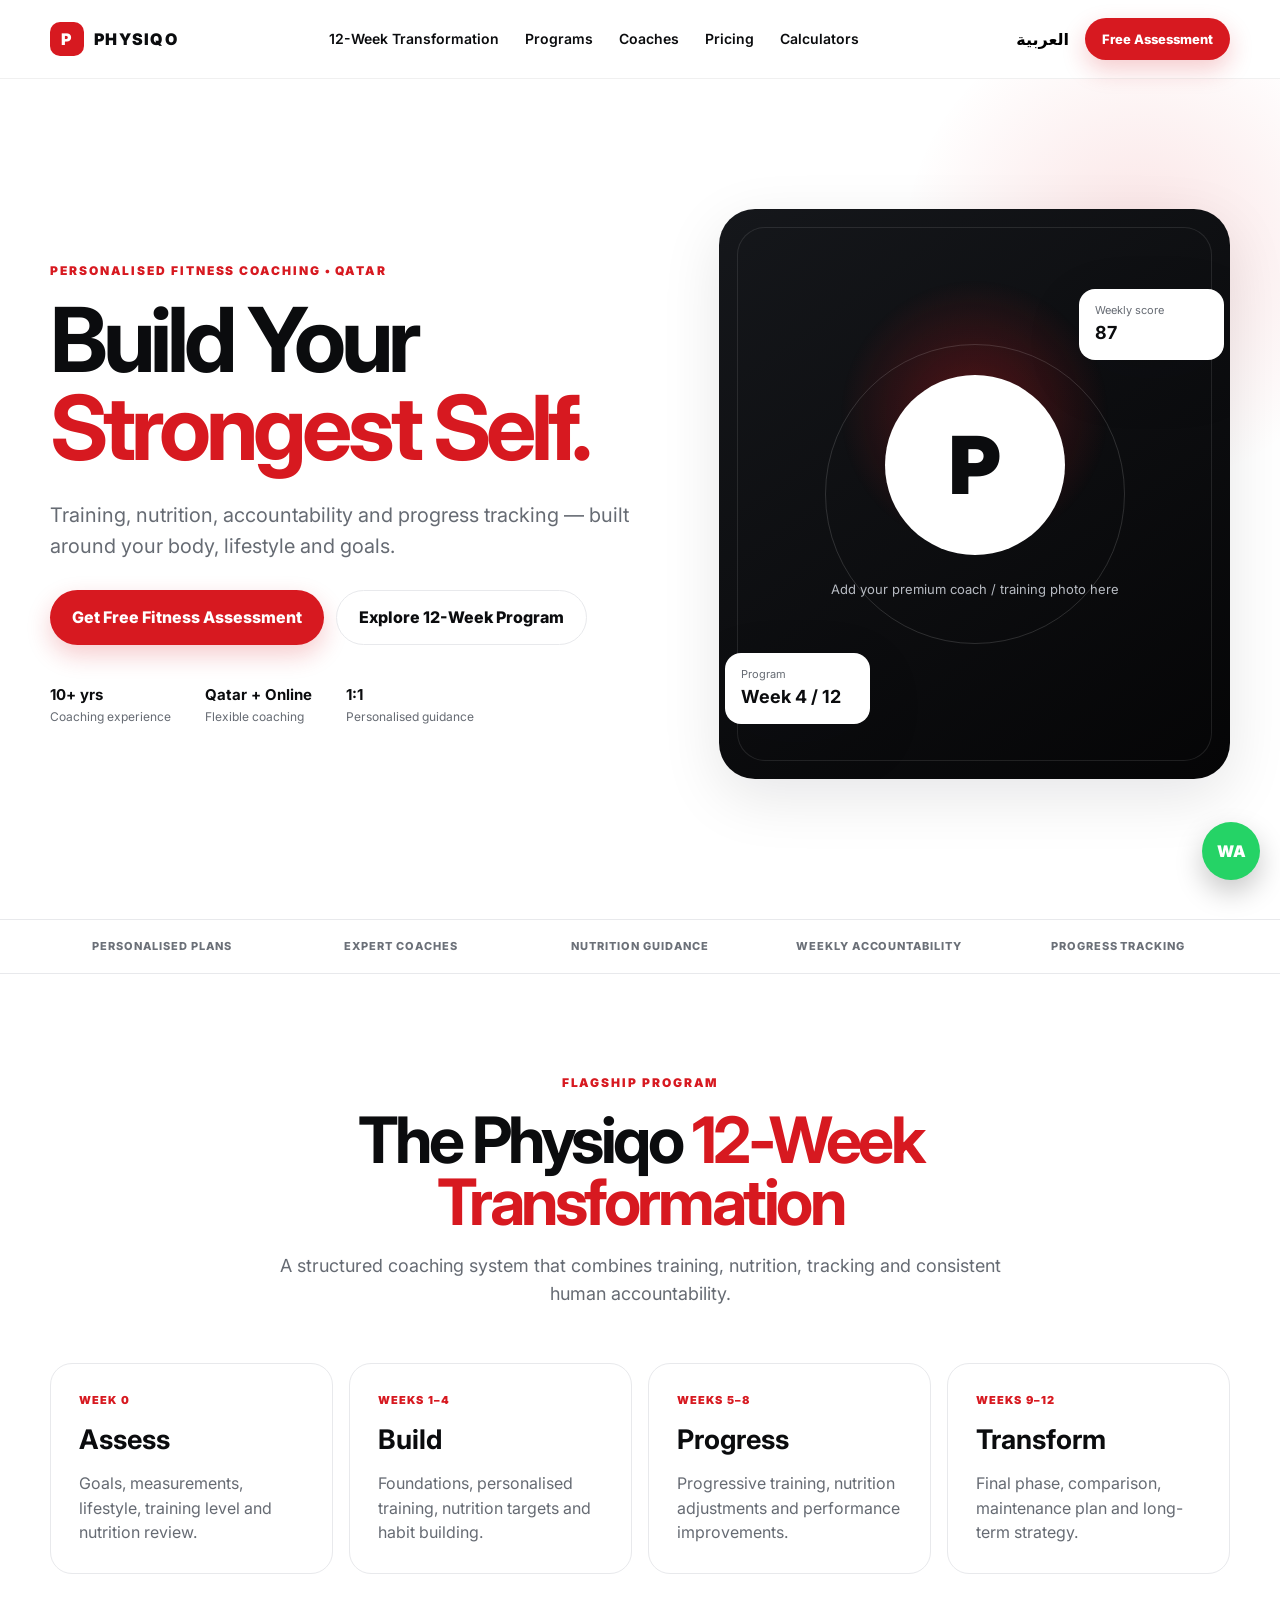
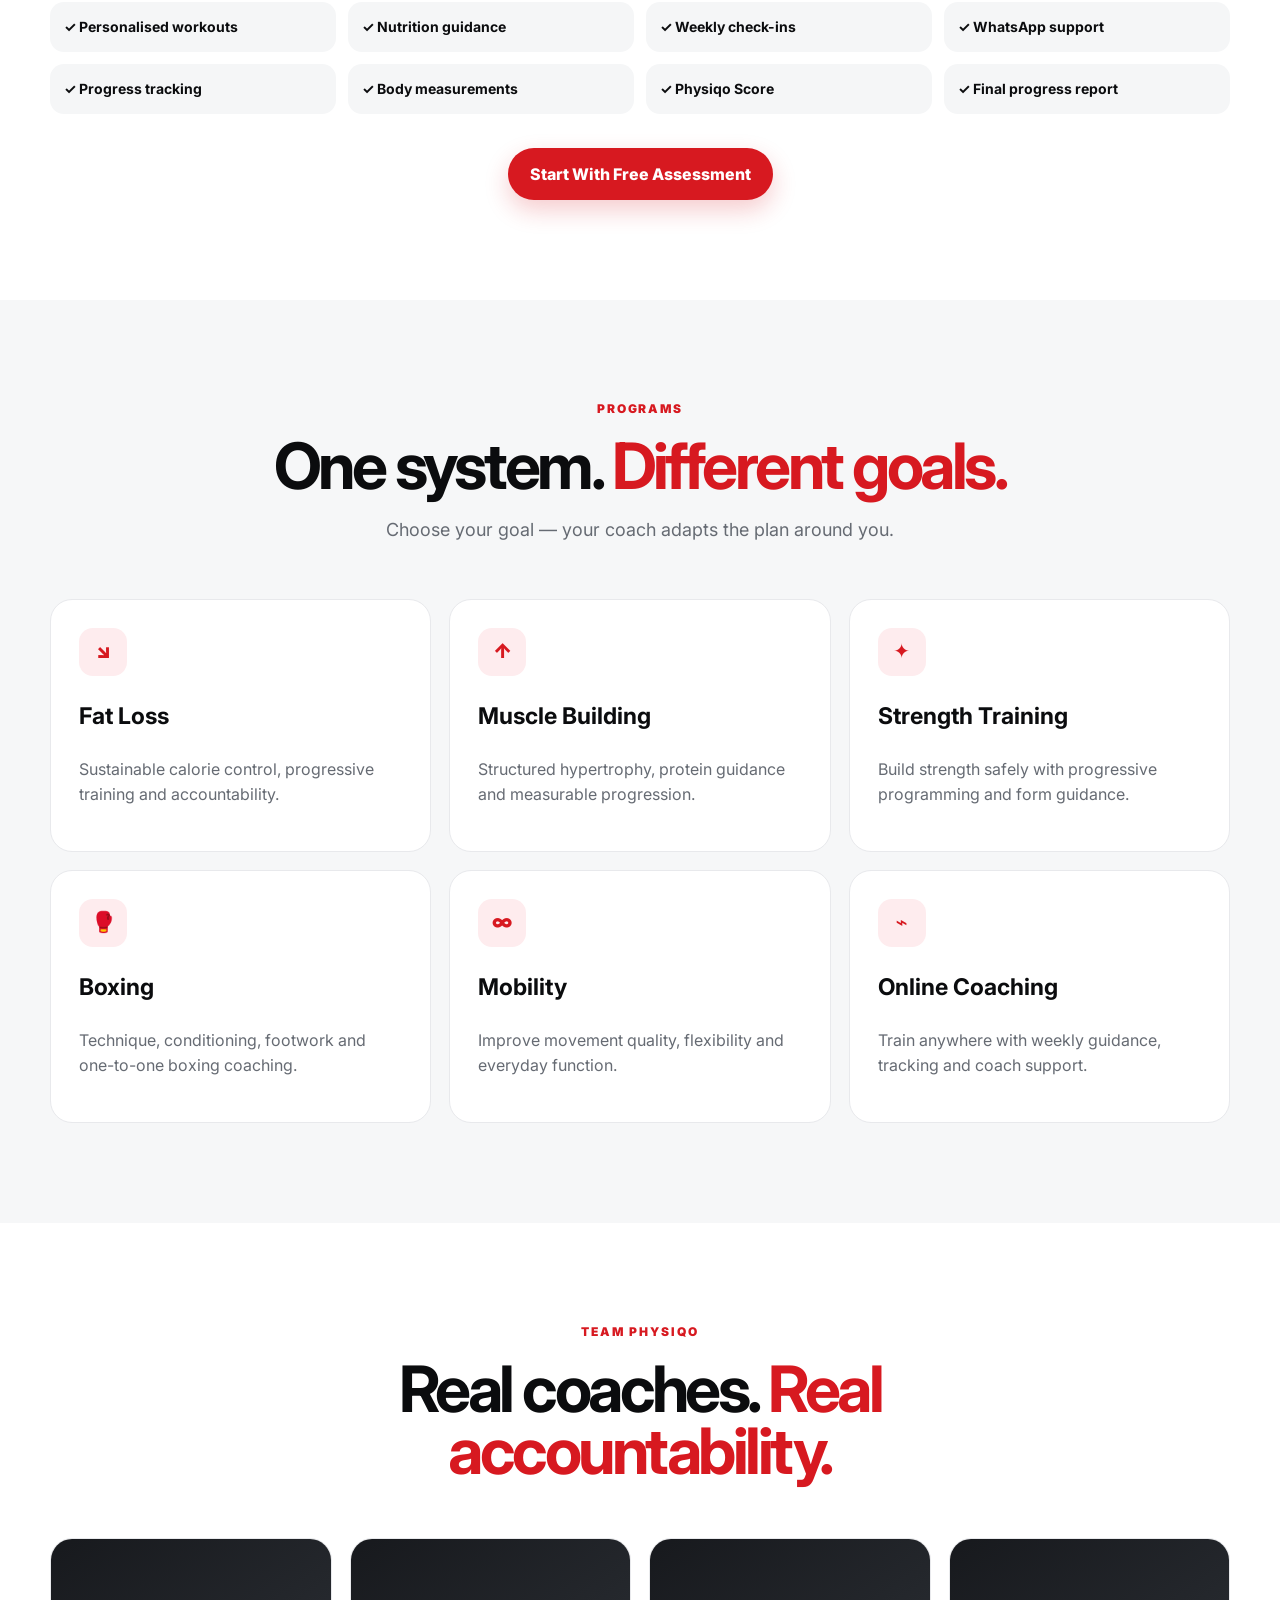
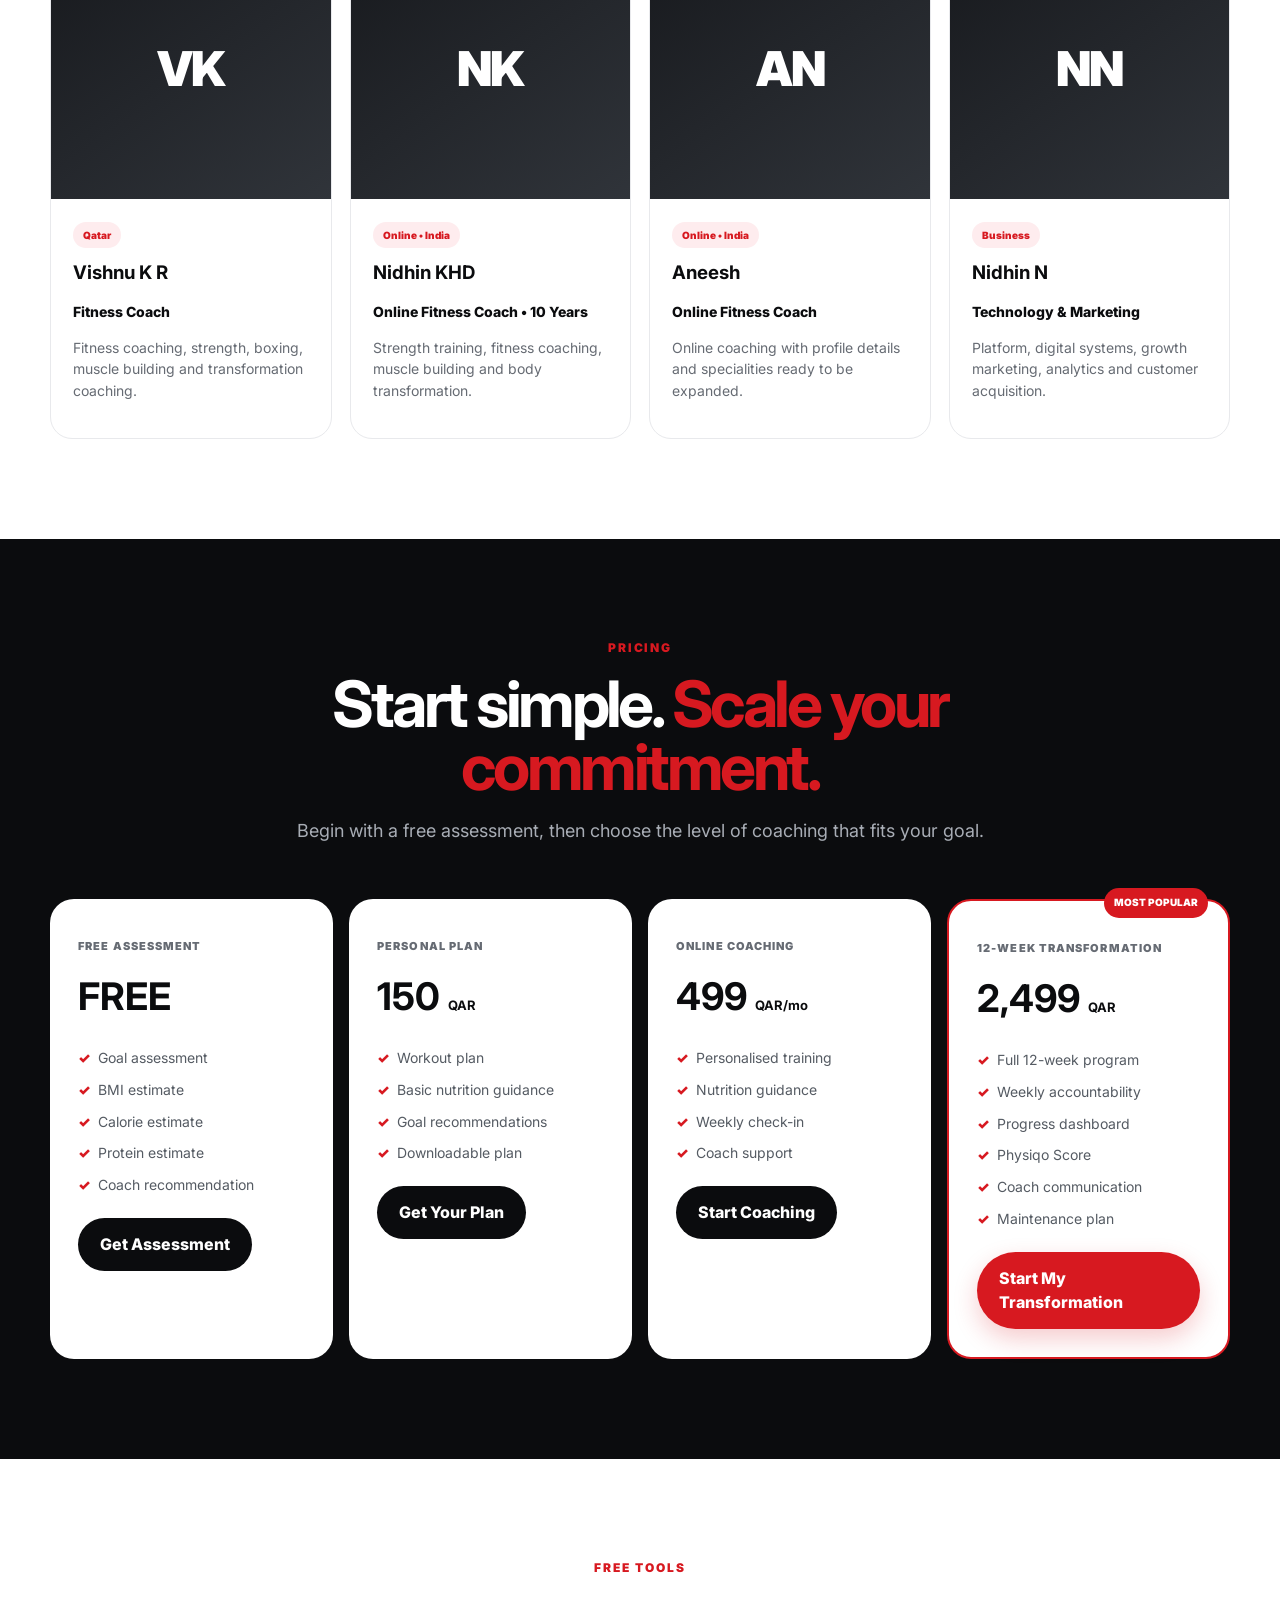
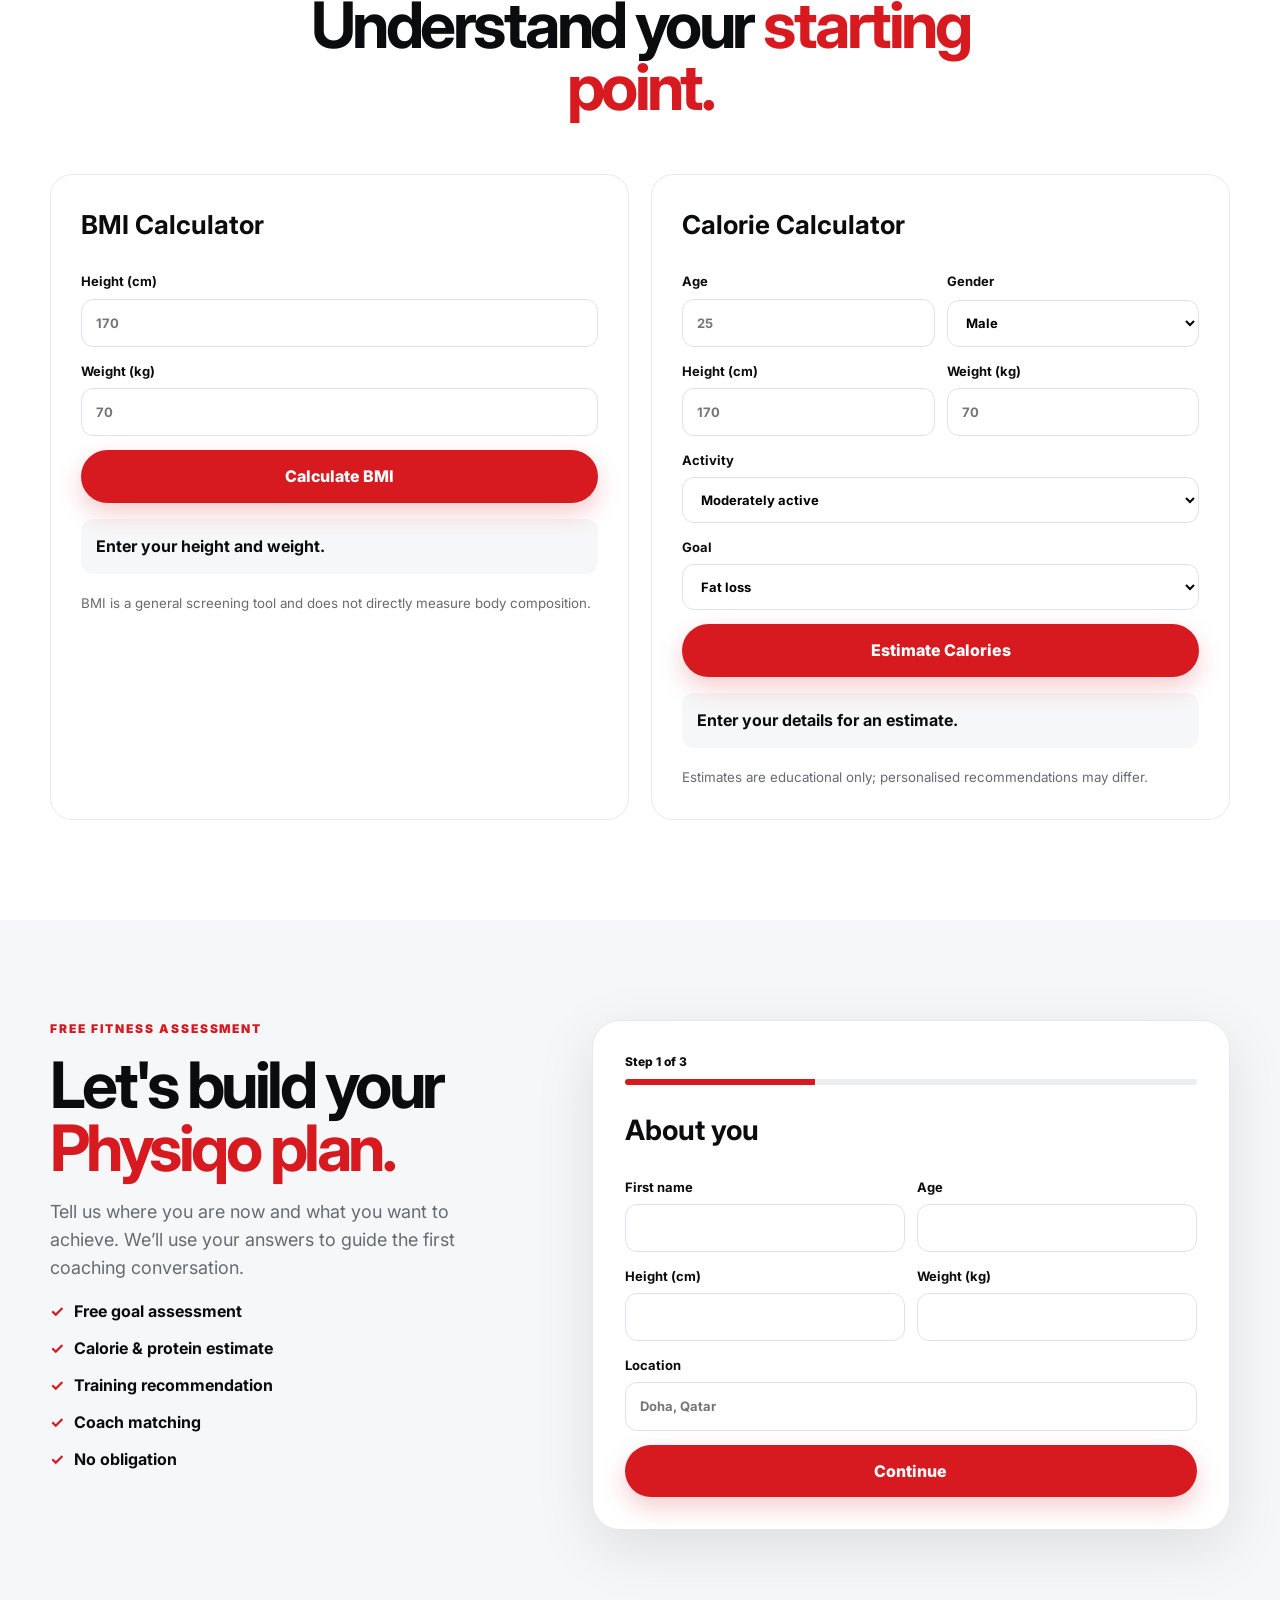
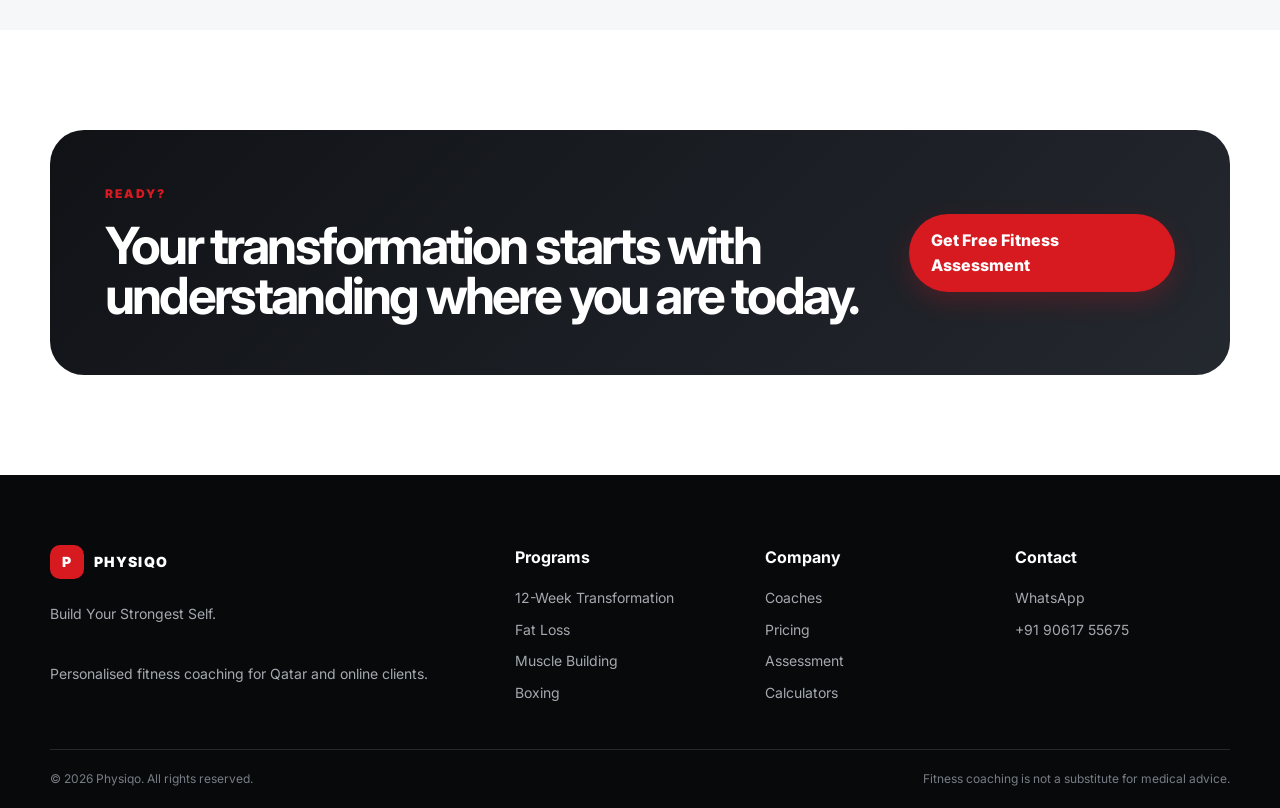
<file: physiqo/index.html>
<!doctype html>
<html lang="en" dir="ltr">
<head>
  <meta charset="utf-8" />
  <meta name="viewport" content="width=device-width, initial-scale=1" />
  <meta name="description" content="Physiqo — personalised fitness coaching in Qatar. Training, nutrition, accountability and progress tracking." />
  <title>Physiqo — Build Your Strongest Self</title>
  <link rel="preconnect" href="https://fonts.googleapis.com">
  <link rel="preconnect" href="https://fonts.gstatic.com" crossorigin>
  <link href="https://fonts.googleapis.com/css2?family=Inter:wght@400;500;600;700;800;900&display=swap" rel="stylesheet">
  <link rel="stylesheet" href="styles.css" />
</head>
<body>
  <header class="site-header" id="top">
    <div class="container nav-wrap">
      <a class="brand" href="#top" aria-label="Physiqo home">
        <span class="brand-mark">P</span><span>PHYSIQO</span>
      </a>
      <nav class="desktop-nav" aria-label="Primary navigation">
        <a href="#transformation">12-Week Transformation</a>
        <a href="#programs">Programs</a>
        <a href="#coaches">Coaches</a>
        <a href="#pricing">Pricing</a>
        <a href="#calculators">Calculators</a>
      </nav>
      <div class="nav-actions">
        <button class="lang-btn" id="langToggle" type="button">العربية</button>
        <a class="btn btn-primary btn-sm" href="#assessment">Free Assessment</a>
        <button class="menu-btn" id="menuBtn" aria-label="Open menu">☰</button>
      </div>
    </div>
    <div class="mobile-menu" id="mobileMenu">
      <a href="#transformation">12-Week Transformation</a>
      <a href="#programs">Programs</a>
      <a href="#coaches">Coaches</a>
      <a href="#pricing">Pricing</a>
      <a href="#calculators">Calculators</a>
      <a href="#assessment">Free Assessment</a>
    </div>
  </header>

  <main>
    <section class="hero section-pad">
      <div class="hero-glow"></div>
      <div class="container hero-grid">
        <div class="hero-copy reveal">
          <div class="eyebrow">PERSONALISED FITNESS COACHING • QATAR</div>
          <h1>Build Your<br><span>Strongest Self.</span></h1>
          <p class="lead">Training, nutrition, accountability and progress tracking — built around your body, lifestyle and goals.</p>
          <div class="hero-actions">
            <a class="btn btn-primary" href="#assessment">Get Free Fitness Assessment</a>
            <a class="btn btn-ghost" href="#transformation">Explore 12-Week Program</a>
          </div>
          <div class="trust-row">
            <div><strong>10+ yrs</strong><span>Coaching experience</span></div>
            <div><strong>Qatar + Online</strong><span>Flexible coaching</span></div>
            <div><strong>1:1</strong><span>Personalised guidance</span></div>
          </div>
        </div>
        <div class="hero-card reveal">
          <div class="hero-image-shell">
            <div class="hero-image-placeholder">
              <div class="pulse-ring"></div>
              <div class="figure">P</div>
              <p>Add your premium coach / training photo here</p>
            </div>
            <div class="floating-card fc1"><span>Weekly score</span><strong>87</strong></div>
            <div class="floating-card fc2"><span>Program</span><strong>Week 4 / 12</strong></div>
          </div>
        </div>
      </div>
    </section>

    <section class="logo-strip">
      <div class="container strip-grid">
        <span>PERSONALISED PLANS</span><span>EXPERT COACHES</span><span>NUTRITION GUIDANCE</span><span>WEEKLY ACCOUNTABILITY</span><span>PROGRESS TRACKING</span>
      </div>
    </section>

    <section class="section-pad" id="transformation">
      <div class="container">
        <div class="section-head reveal">
          <div class="eyebrow">FLAGSHIP PROGRAM</div>
          <h2>The Physiqo <span>12-Week Transformation</span></h2>
          <p>A structured coaching system that combines training, nutrition, tracking and consistent human accountability.</p>
        </div>
        <div class="timeline-grid">
          <article class="timeline-card reveal"><div class="week">WEEK 0</div><h3>Assess</h3><p>Goals, measurements, lifestyle, training level and nutrition review.</p></article>
          <article class="timeline-card reveal"><div class="week">WEEKS 1–4</div><h3>Build</h3><p>Foundations, personalised training, nutrition targets and habit building.</p></article>
          <article class="timeline-card reveal"><div class="week">WEEKS 5–8</div><h3>Progress</h3><p>Progressive training, nutrition adjustments and performance improvements.</p></article>
          <article class="timeline-card reveal"><div class="week">WEEKS 9–12</div><h3>Transform</h3><p>Final phase, comparison, maintenance plan and long-term strategy.</p></article>
        </div>
        <div class="feature-grid">
          <div>✓ Personalised workouts</div><div>✓ Nutrition guidance</div><div>✓ Weekly check-ins</div><div>✓ WhatsApp support</div>
          <div>✓ Progress tracking</div><div>✓ Body measurements</div><div>✓ Physiqo Score</div><div>✓ Final progress report</div>
        </div>
        <div class="center"><a class="btn btn-primary" href="#assessment">Start With Free Assessment</a></div>
      </div>
    </section>

    <section class="section-pad section-alt" id="programs">
      <div class="container">
        <div class="section-head reveal"><div class="eyebrow">PROGRAMS</div><h2>One system. <span>Different goals.</span></h2><p>Choose your goal — your coach adapts the plan around you.</p></div>
        <div class="cards-3">
          <article class="program-card reveal"><div class="icon">↘</div><h3>Fat Loss</h3><p>Sustainable calorie control, progressive training and accountability.</p></article>
          <article class="program-card reveal"><div class="icon">↑</div><h3>Muscle Building</h3><p>Structured hypertrophy, protein guidance and measurable progression.</p></article>
          <article class="program-card reveal"><div class="icon">✦</div><h3>Strength Training</h3><p>Build strength safely with progressive programming and form guidance.</p></article>
          <article class="program-card reveal"><div class="icon">🥊</div><h3>Boxing</h3><p>Technique, conditioning, footwork and one-to-one boxing coaching.</p></article>
          <article class="program-card reveal"><div class="icon">∞</div><h3>Mobility</h3><p>Improve movement quality, flexibility and everyday function.</p></article>
          <article class="program-card reveal"><div class="icon">⌁</div><h3>Online Coaching</h3><p>Train anywhere with weekly guidance, tracking and coach support.</p></article>
        </div>
      </div>
    </section>

    <section class="section-pad" id="coaches">
      <div class="container">
        <div class="section-head reveal"><div class="eyebrow">TEAM PHYSIQO</div><h2>Real coaches. <span>Real accountability.</span></h2></div>
        <div class="coach-grid">
          <article class="coach-card reveal"><div class="coach-photo">VK</div><div class="coach-body"><span class="pill">Qatar</span><h3>Vishnu K R</h3><p class="role">Fitness Coach</p><p>Fitness coaching, strength, boxing, muscle building and transformation coaching.</p></div></article>
          <article class="coach-card reveal"><div class="coach-photo">NK</div><div class="coach-body"><span class="pill">Online • India</span><h3>Nidhin KHD</h3><p class="role">Online Fitness Coach • 10 Years</p><p>Strength training, fitness coaching, muscle building and body transformation.</p></div></article>
          <article class="coach-card reveal"><div class="coach-photo">AN</div><div class="coach-body"><span class="pill">Online • India</span><h3>Aneesh</h3><p class="role">Online Fitness Coach</p><p>Online coaching with profile details and specialities ready to be expanded.</p></div></article>
          <article class="coach-card reveal"><div class="coach-photo">NN</div><div class="coach-body"><span class="pill">Business</span><h3>Nidhin N</h3><p class="role">Technology & Marketing</p><p>Platform, digital systems, growth marketing, analytics and customer acquisition.</p></div></article>
        </div>
      </div>
    </section>

    <section class="section-pad section-dark" id="pricing">
      <div class="container">
        <div class="section-head light reveal"><div class="eyebrow">PRICING</div><h2>Start simple. <span>Scale your commitment.</span></h2><p>Begin with a free assessment, then choose the level of coaching that fits your goal.</p></div>
        <div class="pricing-grid">
          <article class="price-card reveal"><p class="plan">Free Assessment</p><h3>FREE</h3><ul><li>Goal assessment</li><li>BMI estimate</li><li>Calorie estimate</li><li>Protein estimate</li><li>Coach recommendation</li></ul><a class="btn btn-dark" href="#assessment">Get Assessment</a></article>
          <article class="price-card reveal"><p class="plan">Personal Plan</p><h3>150 <small>QAR</small></h3><ul><li>Workout plan</li><li>Basic nutrition guidance</li><li>Goal recommendations</li><li>Downloadable plan</li></ul><a class="btn btn-dark" href="#assessment">Get Your Plan</a></article>
          <article class="price-card reveal"><p class="plan">Online Coaching</p><h3>499 <small>QAR/mo</small></h3><ul><li>Personalised training</li><li>Nutrition guidance</li><li>Weekly check-in</li><li>Coach support</li></ul><a class="btn btn-dark" href="#assessment">Start Coaching</a></article>
          <article class="price-card featured reveal"><div class="badge">MOST POPULAR</div><p class="plan">12-Week Transformation</p><h3>2,499 <small>QAR</small></h3><ul><li>Full 12-week program</li><li>Weekly accountability</li><li>Progress dashboard</li><li>Physiqo Score</li><li>Coach communication</li><li>Maintenance plan</li></ul><a class="btn btn-primary" href="#assessment">Start My Transformation</a></article>
        </div>
      </div>
    </section>

    <section class="section-pad" id="calculators">
      <div class="container">
        <div class="section-head reveal"><div class="eyebrow">FREE TOOLS</div><h2>Understand your <span>starting point.</span></h2></div>
        <div class="calc-grid">
          <div class="calc-card reveal">
            <h3>BMI Calculator</h3><label>Height (cm)<input id="bmiHeight" type="number" placeholder="170"></label><label>Weight (kg)<input id="bmiWeight" type="number" placeholder="70"></label><button class="btn btn-primary full" id="bmiBtn">Calculate BMI</button><div class="result" id="bmiResult">Enter your height and weight.</div><small>BMI is a general screening tool and does not directly measure body composition.</small>
          </div>
          <div class="calc-card reveal">
            <h3>Calorie Calculator</h3>
            <div class="two-col"><label>Age<input id="calAge" type="number" placeholder="25"></label><label>Gender<select id="calGender"><option value="male">Male</option><option value="female">Female</option></select></label></div>
            <div class="two-col"><label>Height (cm)<input id="calHeight" type="number" placeholder="170"></label><label>Weight (kg)<input id="calWeight" type="number" placeholder="70"></label></div>
            <label>Activity<select id="calActivity"><option value="1.2">Sedentary</option><option value="1.375">Lightly active</option><option value="1.55" selected>Moderately active</option><option value="1.725">Very active</option></select></label>
            <label>Goal<select id="calGoal"><option value="-400">Fat loss</option><option value="0">Maintenance</option><option value="250">Muscle gain</option></select></label>
            <button class="btn btn-primary full" id="calBtn">Estimate Calories</button><div class="result" id="calResult">Enter your details for an estimate.</div><small>Estimates are educational only; personalised recommendations may differ.</small>
          </div>
        </div>
      </div>
    </section>

    <section class="section-pad section-alt" id="assessment">
      <div class="container assessment-grid">
        <div class="assessment-copy reveal">
          <div class="eyebrow">FREE FITNESS ASSESSMENT</div>
          <h2>Let's build your <span>Physiqo plan.</span></h2>
          <p>Tell us where you are now and what you want to achieve. We’ll use your answers to guide the first coaching conversation.</p>
          <ul class="check-list"><li>Free goal assessment</li><li>Calorie & protein estimate</li><li>Training recommendation</li><li>Coach matching</li><li>No obligation</li></ul>
        </div>
        <form class="assessment-form reveal" id="assessmentForm">
          <div class="form-progress"><span id="stepLabel">Step 1 of 3</span><div><i id="progressBar"></i></div></div>
          <div class="form-step active" data-step="1">
            <h3>About you</h3>
            <div class="two-col"><label>First name<input name="firstName" required></label><label>Age<input name="age" type="number" required></label></div>
            <div class="two-col"><label>Height (cm)<input name="height" type="number" required></label><label>Weight (kg)<input name="weight" type="number" required></label></div>
            <label>Location<input name="location" placeholder="Doha, Qatar" required></label>
            <button type="button" class="btn btn-primary full next-btn">Continue</button>
          </div>
          <div class="form-step" data-step="2">
            <h3>Your goal</h3>
            <label>Main goal<select name="goal" required><option value="">Choose goal</option><option>Lose fat</option><option>Build muscle</option><option>Gain strength</option><option>Improve fitness</option><option>Boxing</option><option>Mobility</option><option>Body recomposition</option></select></label>
            <label>Training setup<select name="training"><option>Gym</option><option>Home</option><option>Both</option></select></label>
            <label>Experience<select name="experience"><option>Beginner</option><option>Intermediate</option><option>Advanced</option></select></label>
            <label>Biggest challenge<select name="challenge"><option>Consistency</option><option>Nutrition</option><option>Training knowledge</option><option>Motivation</option><option>Time</option><option>No progress</option></select></label>
            <div class="form-nav"><button type="button" class="btn btn-ghost prev-btn">Back</button><button type="button" class="btn btn-primary next-btn">Continue</button></div>
          </div>
          <div class="form-step" data-step="3">
            <h3>How can we contact you?</h3>
            <label>WhatsApp number<input name="whatsapp" type="tel" placeholder="+974 ..." required></label>
            <label>Email<input name="email" type="email" placeholder="you@example.com"></label>
            <label>What would you most like to achieve in the next 12 weeks?<textarea name="target" rows="4" required></textarea></label>
            <label class="checkbox"><input type="checkbox" required> <span>I agree to be contacted about my assessment.</span></label>
            <div class="form-nav"><button type="button" class="btn btn-ghost prev-btn">Back</button><button type="submit" class="btn btn-primary">Get My Free Assessment</button></div>
          </div>
          <div class="form-success" id="formSuccess">
            <div class="success-icon">✓</div><h3>Assessment received.</h3><p>Your next step is a quick WhatsApp conversation with Physiqo.</p>
            <a class="btn btn-primary full" id="waContinue" href="#" target="_blank" rel="noopener">Continue on WhatsApp</a>
          </div>
        </form>
      </div>
    </section>

    <section class="section-pad">
      <div class="container final-cta reveal">
        <div><div class="eyebrow">READY?</div><h2>Your transformation starts with understanding where you are today.</h2></div>
        <a class="btn btn-primary" href="#assessment">Get Free Fitness Assessment</a>
      </div>
    </section>
  </main>

  <footer class="footer">
    <div class="container footer-grid">
      <div><a class="brand footer-brand" href="#top"><span class="brand-mark">P</span><span>PHYSIQO</span></a><p>Build Your Strongest Self.</p><p class="muted">Personalised fitness coaching for Qatar and online clients.</p></div>
      <div><h4>Programs</h4><a href="#transformation">12-Week Transformation</a><a href="#programs">Fat Loss</a><a href="#programs">Muscle Building</a><a href="#programs">Boxing</a></div>
      <div><h4>Company</h4><a href="#coaches">Coaches</a><a href="#pricing">Pricing</a><a href="#assessment">Assessment</a><a href="#calculators">Calculators</a></div>
      <div><h4>Contact</h4><a href="https://wa.me/919061755675?text=Hi%20Physiqo%2C%20I%20would%20like%20a%20free%20fitness%20assessment." target="_blank">WhatsApp</a><span>+91 90617 55675</span></div>
    </div>
    <div class="container footer-bottom"><span>© 2026 Physiqo. All rights reserved.</span><span>Fitness coaching is not a substitute for medical advice.</span></div>
  </footer>

  <a class="whatsapp-float" href="https://wa.me/919061755675?text=Hi%20Physiqo%2C%20I%20would%20like%20a%20free%20fitness%20assessment." target="_blank" aria-label="Chat on WhatsApp">WA</a>

  <script src="script.js"></script>
</body>
</html>
</file>
<file: physiqo/styles.css>
:root{--red:#d71920;--red2:#b40f15;--black:#0b0c0e;--char:#15171b;--gray:#666b73;--line:#e8e9ec;--bg:#f6f7f8;--white:#fff;--radius:22px;--shadow:0 18px 60px rgba(10,12,16,.10)}*{box-sizing:border-box}html{scroll-behavior:smooth}body{margin:0;font-family:Inter,system-ui,sans-serif;color:var(--black);background:#fff;line-height:1.55}a{text-decoration:none;color:inherit}button,input,select,textarea{font:inherit}.container{width:min(1180px,calc(100% - 40px));margin:auto}.section-pad{padding:100px 0}.section-alt{background:var(--bg)}.section-dark{background:var(--black);color:#fff}.site-header{position:sticky;top:0;z-index:50;background:rgba(255,255,255,.88);backdrop-filter:blur(18px);border-bottom:1px solid rgba(10,10,10,.06)}.nav-wrap{height:78px;display:flex;align-items:center;justify-content:space-between;gap:24px}.brand{display:flex;align-items:center;gap:10px;font-weight:900;letter-spacing:.08em}.brand-mark{display:grid;place-items:center;width:34px;height:34px;border-radius:10px;background:var(--red);color:#fff}.desktop-nav{display:flex;gap:26px;font-size:14px;font-weight:600}.desktop-nav a:hover{color:var(--red)}.nav-actions{display:flex;align-items:center;gap:10px}.lang-btn,.menu-btn{border:0;background:transparent;font-weight:700;cursor:pointer}.menu-btn{display:none;font-size:24px}.mobile-menu{display:none;padding:0 20px 20px;background:#fff}.mobile-menu.open{display:grid;gap:14px}.btn{display:inline-flex;justify-content:center;align-items:center;border:0;border-radius:999px;padding:14px 22px;font-weight:800;cursor:pointer;transition:.25s ease}.btn:hover{transform:translateY(-2px)}.btn-primary{background:var(--red);color:#fff;box-shadow:0 10px 24px rgba(215,25,32,.22)}.btn-primary:hover{background:var(--red2)}.btn-ghost{background:#fff;border:1px solid var(--line);color:var(--black)}.btn-dark{background:var(--black);color:#fff}.btn-sm{padding:11px 17px;font-size:13px}.full{width:100%}.hero{position:relative;overflow:hidden;padding-top:90px}.hero-glow{position:absolute;width:520px;height:520px;border-radius:50%;background:radial-gradient(circle,rgba(215,25,32,.12),transparent 65%);right:-120px;top:-90px}.hero-grid{display:grid;grid-template-columns:1.08fr .92fr;align-items:center;gap:70px;min-height:650px}.eyebrow{font-size:12px;font-weight:900;letter-spacing:.16em;color:var(--red);margin-bottom:16px}.hero h1,.section-head h2,.assessment-copy h2,.final-cta h2{margin:0;line-height:.98;letter-spacing:-.055em}.hero h1{font-size:clamp(54px,7vw,92px)}h1 span,h2 span{color:var(--red)}.lead{font-size:20px;color:var(--gray);max-width:640px;margin:28px 0}.hero-actions{display:flex;gap:12px;flex-wrap:wrap}.trust-row{display:flex;gap:34px;margin-top:38px;flex-wrap:wrap}.trust-row div{display:grid;gap:2px}.trust-row strong{font-size:15px}.trust-row span{font-size:12px;color:var(--gray)}.hero-image-shell{position:relative;height:570px;border-radius:36px;background:linear-gradient(145deg,#15171b,#050506);padding:18px;box-shadow:var(--shadow);overflow:hidden}.hero-image-placeholder{height:100%;border-radius:28px;border:1px solid rgba(255,255,255,.1);display:grid;place-items:center;align-content:center;color:white;text-align:center;background:radial-gradient(circle at 50% 35%,rgba(215,25,32,.35),transparent 32%)}.figure{width:180px;height:180px;border-radius:50%;display:grid;place-items:center;background:#fff;color:var(--black);font-size:80px;font-weight:900;position:relative;z-index:2}.pulse-ring{position:absolute;width:300px;height:300px;border:1px solid rgba(255,255,255,.14);border-radius:50%}.hero-image-placeholder p{color:#b7bbc2;font-size:13px;margin-top:24px}.floating-card{position:absolute;background:#fff;border-radius:16px;padding:13px 16px;box-shadow:var(--shadow);display:grid;min-width:145px}.floating-card span{font-size:11px;color:var(--gray)}.floating-card strong{font-size:18px}.fc1{right:6px;top:80px}.fc2{left:6px;bottom:55px}.logo-strip{border-top:1px solid var(--line);border-bottom:1px solid var(--line);padding:18px 0}.strip-grid{display:grid;grid-template-columns:repeat(5,1fr);text-align:center;font-size:11px;font-weight:800;letter-spacing:.09em;color:#6b7078;gap:15px}.section-head{max-width:760px;margin:0 auto 55px;text-align:center}.section-head h2,.assessment-copy h2{font-size:clamp(40px,5vw,66px)}.section-head p{color:var(--gray);font-size:18px}.section-head.light p{color:#a8adb5}.timeline-grid{display:grid;grid-template-columns:repeat(4,1fr);gap:16px}.timeline-card,.program-card,.calc-card,.coach-card{border:1px solid var(--line);border-radius:var(--radius);background:#fff}.timeline-card{padding:28px}.timeline-card h3{font-size:27px;margin:10px 0}.timeline-card p{color:var(--gray);margin:0}.week{font-size:11px;font-weight:900;color:var(--red);letter-spacing:.1em}.feature-grid{display:grid;grid-template-columns:repeat(4,1fr);gap:12px;margin:28px 0 34px}.feature-grid div{background:#f5f6f7;border-radius:14px;padding:14px;font-weight:700;font-size:14px}.center{text-align:center}.cards-3{display:grid;grid-template-columns:repeat(3,1fr);gap:18px}.program-card{padding:28px;transition:.25s}.program-card:hover{transform:translateY(-5px);box-shadow:var(--shadow)}.program-card .icon{width:48px;height:48px;border-radius:14px;background:#feecee;color:var(--red);display:grid;place-items:center;font-weight:900;font-size:20px}.program-card h3{font-size:23px}.program-card p{color:var(--gray)}.coach-grid{display:grid;grid-template-columns:repeat(4,1fr);gap:18px}.coach-card{overflow:hidden}.coach-photo{height:260px;background:linear-gradient(145deg,#17191d,#30343a);color:white;display:grid;place-items:center;font-size:48px;font-weight:900;letter-spacing:-.04em}.coach-body{padding:22px}.coach-body h3{margin:12px 0 2px}.coach-body p{color:var(--gray);font-size:14px}.coach-body .role{font-weight:800;color:var(--black)}.pill{font-size:10px;font-weight:900;background:#feecee;color:var(--red);padding:7px 10px;border-radius:999px}.pricing-grid{display:grid;grid-template-columns:repeat(4,1fr);gap:16px;align-items:stretch}.price-card{background:#fff;color:var(--black);border-radius:24px;padding:28px;position:relative}.price-card.featured{border:2px solid var(--red);transform:translateY(-10px)}.badge{position:absolute;top:-13px;right:20px;background:var(--red);color:#fff;font-size:10px;font-weight:900;padding:7px 10px;border-radius:999px}.plan{text-transform:uppercase;font-size:11px;font-weight:900;letter-spacing:.1em;color:var(--gray)}.price-card h3{font-size:38px;margin:10px 0}.price-card h3 small{font-size:13px}.price-card ul{list-style:none;padding:0;margin:22px 0;display:grid;gap:10px;color:#555b63;font-size:14px}.price-card li:before{content:'✓';color:var(--red);font-weight:900;margin-right:8px}.calc-grid{display:grid;grid-template-columns:1fr 1fr;gap:22px}.calc-card{padding:30px}.calc-card h3{font-size:26px;margin-top:0}.calc-card label,.assessment-form label{display:grid;gap:7px;font-size:13px;font-weight:700;margin-bottom:14px}.calc-card input,.calc-card select,.assessment-form input,.assessment-form select,.assessment-form textarea{width:100%;border:1px solid #dfe2e6;border-radius:12px;padding:13px 14px;background:#fff;outline:none}.calc-card input:focus,.calc-card select:focus,.assessment-form input:focus,.assessment-form select:focus,.assessment-form textarea:focus{border-color:var(--red);box-shadow:0 0 0 3px rgba(215,25,32,.08)}.two-col{display:grid;grid-template-columns:1fr 1fr;gap:12px}.result{margin:16px 0;background:#f6f7f8;padding:15px;border-radius:12px;font-weight:700}.calc-card small{color:var(--gray)}.assessment-grid{display:grid;grid-template-columns:.85fr 1.15fr;gap:70px;align-items:start}.assessment-copy{position:sticky;top:120px}.assessment-copy p{font-size:18px;color:var(--gray)}.check-list{list-style:none;padding:0;display:grid;gap:12px;font-weight:700}.check-list li:before{content:'✓';color:var(--red);margin-right:10px}.assessment-form{background:#fff;border:1px solid var(--line);border-radius:28px;padding:32px;box-shadow:var(--shadow)}.assessment-form h3{font-size:28px;margin:8px 0 24px}.form-progress{margin-bottom:24px;font-size:12px;font-weight:800}.form-progress>div{height:6px;background:#eceef0;border-radius:99px;margin-top:8px;overflow:hidden}.form-progress i{display:block;height:100%;width:33.33%;background:var(--red);transition:.3s}.form-step{display:none}.form-step.active{display:block}.form-nav{display:flex;gap:10px}.form-nav .btn{flex:1}.checkbox{display:flex!important;grid-template-columns:auto 1fr!important;align-items:center}.checkbox input{width:auto}.form-success{display:none;text-align:center;padding:30px 0}.form-success.show{display:block}.success-icon{margin:auto;width:70px;height:70px;border-radius:50%;display:grid;place-items:center;background:#e9f8ef;color:#14924a;font-size:34px;font-weight:900}.final-cta{background:linear-gradient(135deg,#101216,#24282f);color:#fff;border-radius:34px;padding:55px;display:flex;align-items:center;justify-content:space-between;gap:30px}.final-cta h2{font-size:clamp(34px,4vw,54px);max-width:800px}.footer{background:#08090a;color:#fff;padding:70px 0 20px}.footer-grid{display:grid;grid-template-columns:2fr 1fr 1fr 1fr;gap:35px}.footer-grid div{display:grid;align-content:start;gap:10px}.footer-grid a,.footer-grid span,.footer-grid p{color:#a4a9b0;font-size:14px}.footer-grid h4{margin:0 0 7px;color:#fff}.footer-brand span{color:#fff}.footer-bottom{border-top:1px solid #25282d;margin-top:45px;padding-top:20px;display:flex;justify-content:space-between;gap:20px;color:#777d86;font-size:12px}.whatsapp-float{position:fixed;right:20px;bottom:20px;width:58px;height:58px;border-radius:50%;background:#25D366;color:white;display:grid;place-items:center;font-weight:900;box-shadow:0 12px 28px rgba(0,0,0,.22);z-index:60}.reveal{opacity:0;transform:translateY(20px);transition:.7s ease}.reveal.visible{opacity:1;transform:none}[dir="rtl"] body{text-align:right}[dir="rtl"] .desktop-nav,[dir="rtl"] .nav-actions,[dir="rtl"] .hero-actions,[dir="rtl"] .trust-row{flex-direction:row-reverse}[dir="rtl"] .price-card li:before,[dir="rtl"] .check-list li:before{margin-right:0;margin-left:8px}
@media(max-width:1000px){.desktop-nav{display:none}.menu-btn{display:block}.hero-grid,.assessment-grid{grid-template-columns:1fr}.hero-grid{min-height:auto}.hero-card{max-width:620px;margin:auto;width:100%}.timeline-grid,.pricing-grid{grid-template-columns:repeat(2,1fr)}.coach-grid{grid-template-columns:repeat(2,1fr)}.assessment-copy{position:static}.feature-grid{grid-template-columns:repeat(2,1fr)}.strip-grid{grid-template-columns:repeat(2,1fr)}.strip-grid span:last-child{grid-column:1/-1}.footer-grid{grid-template-columns:2fr 1fr 1fr}.footer-grid>div:last-child{grid-column:2/4}}
@media(max-width:720px){.container{width:min(100% - 28px,1180px)}.section-pad{padding:72px 0}.nav-wrap{height:68px}.nav-actions .btn-sm{display:none}.hero{padding-top:60px}.hero-grid{gap:38px}.hero h1{font-size:54px}.lead{font-size:17px}.hero-image-shell{height:430px}.trust-row{gap:18px}.timeline-grid,.cards-3,.pricing-grid,.calc-grid,.coach-grid{grid-template-columns:1fr}.price-card.featured{transform:none}.feature-grid{grid-template-columns:1fr}.two-col{grid-template-columns:1fr}.assessment-form{padding:22px}.final-cta{padding:32px;display:grid}.footer-grid{grid-template-columns:1fr 1fr}.footer-grid>div:last-child{grid-column:auto}.footer-grid>div:first-child{grid-column:1/-1}.footer-bottom{display:grid}.strip-grid{grid-template-columns:1fr}.strip-grid span:last-child{grid-column:auto}}
</file>
